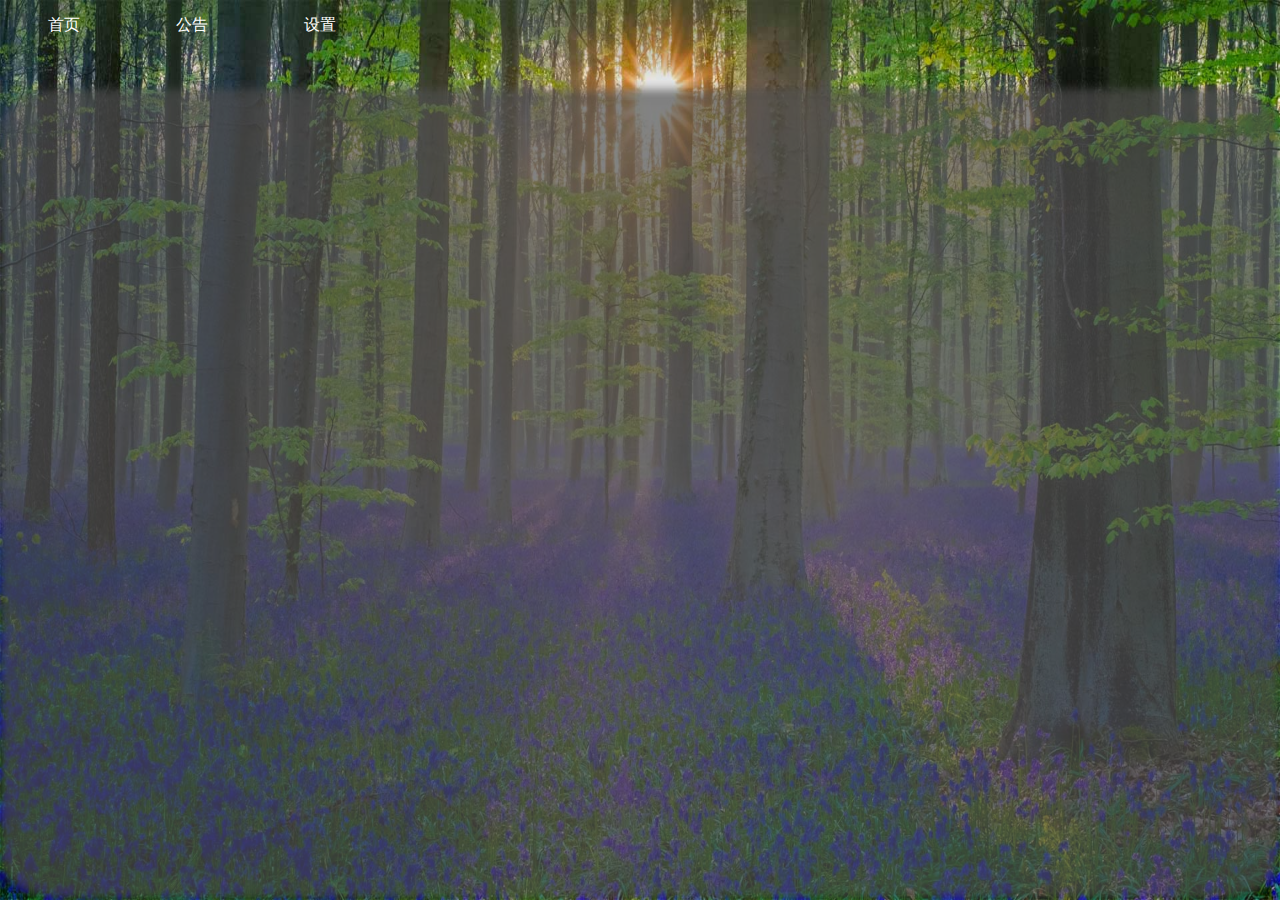
<file: Website/Home/announcement.html>
<!DOCTYPE <!DOCTYPE html>
<!--[if lt IE 7]>       <![endif]-->
<!--[if IE 7]>         <html class="no-js lt-ie9 lt-ie8"> <![endif]-->
<!--[if IE 8]>         <html class="no-js lt-ie9"> <![endif]-->
<!--[if gt IE 8]>      <html class="no-js"> <![endif]-->
<html lang='en'>

<head>
    <meta charset="utf-8" />
    <!--确定编码-->
    <meta http-equiv="X-UA-Compatible" content="IE=edge" />
    <!---->
    <meta name='author' content='꧁༺๑Base man๑༻꧂' />
    <!--作者-->
    <title>Home</title>
    <!--标题-->
    <meta name="description" content="This is a registered" />
    <!--网页描述-->
    <meta name='keywords' content='gczxzcjm' />
    <!--搜索关键字-->
    <meta name='copyright' content='所有解释权归꧁༺๑Base man๑༻꧂所有' />
    <!--版权-->
    <meta http-equiv='Window-target' content='_top' />
    <!--http协议(避免一些不必要的麻烦)-->
    <meta name="viewport" content="width=device-width, initial-scale=1.0,maximum-scale=1.0, user-scalable=no" />
    <!--更好的网页-->
    <meta name="renderer" content="webkit" />
    <!---->
    <meta name='generator' content='Visual Studio Code' />
    <!--编写网页所使用的编译器-->
    <meta name="apple-mobile-web-app-capable" content="yes" />
    <!---->
    <link rel="stylesheet" href="./css/announcement.css" />
    <!--导入名称为Register.css的文件-->
    <link rel='stylesheet' href='../css/iconfont.css' />
    <!--导入名称为iconfont.css的文件-->
    <base href='Account HTML' />
    <!--确定本目录-->
    <link rel='shortcut icon' href='../Account HTML/img/ICON.jpg' />
    <!--导入网页图标文件，名称为ICON.jpg-->
</head>

<body>
    <!--[if lt IE 7]>
            <p class="browsehappy">You are using an <strong>outdated</strong> browser. Please <a href="#">upgrade your browser</a> to improve your experience.</p>
        <![endif]-->
    <div class='header'>
        <div id='background'></div>
        <!--背景(虚化)-->
        <div class='jumpList'>
            <!--跳转列表-->
            <div class='first'>
                <!--第一个模块-->
                <a href='./Home.html' id='homepage'>首页</a>
                <!--超链接-->
            </div>
            <div class='second'>
                <!--第二个模块-->
                <a href='./announcement.html' id='announcement'>公告</a>
                <!--超链接-->
            </div>
            <div class='third'>
                <!--第三个模块-->
                <a href='./settings.html' id='settings'>设置</a>
                <!--超链接-->
            </div>
        </div>
    </div>
    <div class='mainPart'>
        <div class='announcement'></div>
    </div>
    <script src="" async defer></script>
    <audio autoplay='autoplay' loop='true'>
        <source src="../background-music/Website announcement's music/Troye Sivan - Strawberries & Cigarettes.mp3" />
    </audio>
</body>

</html>
</file>
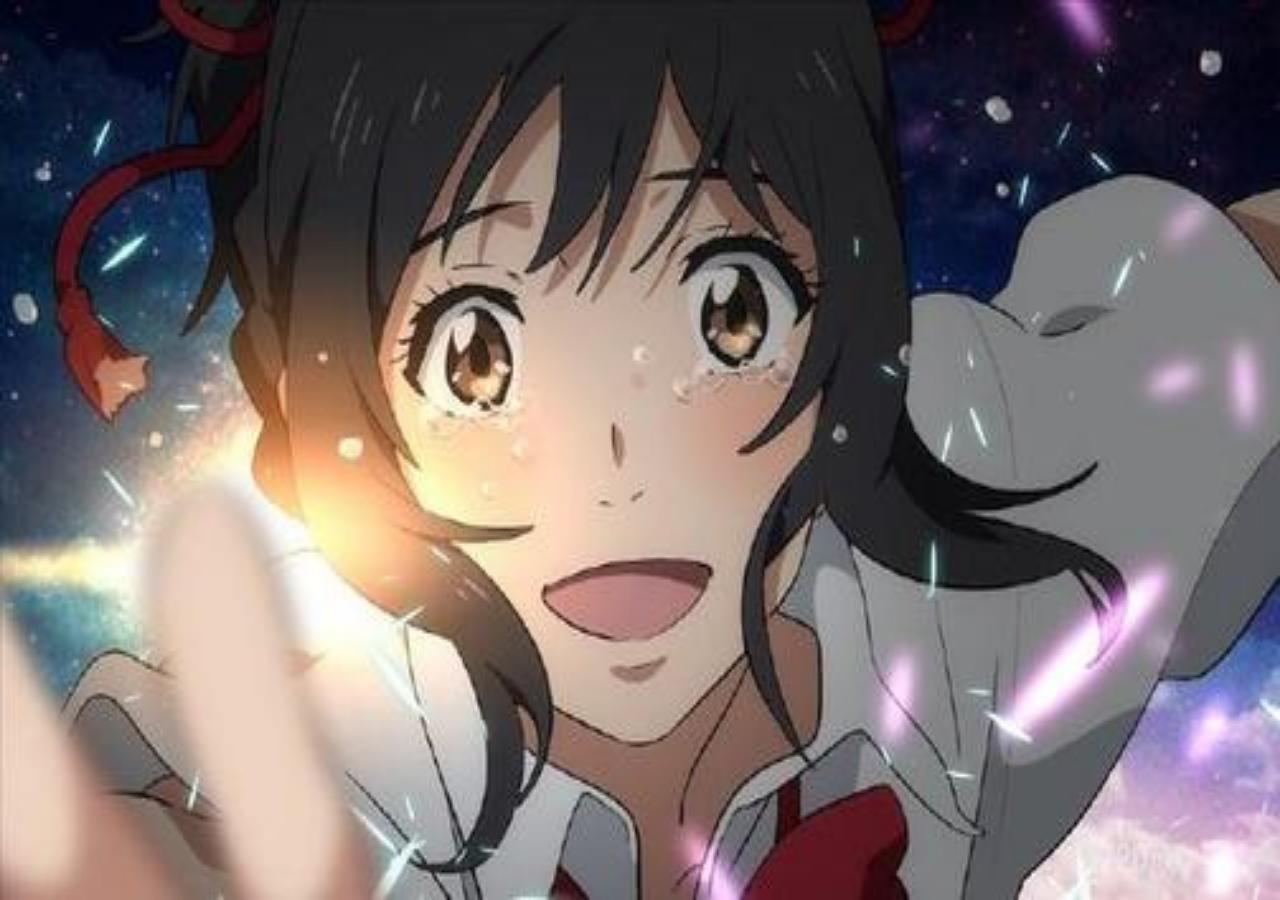
<file: Website/Users/Administrator/Administrator.html>
<!doctype <!DOCTYPE html>
<!--[if lt IE 7]>      <html class="no-js lt-ie9 lt-ie8 lt-ie7"> <![endif]-->
<!--[if IE 7]>         <html class="no-js lt-ie9 lt-ie8"> <![endif]-->
<!--[if IE 8]>         <html class="no-js lt-ie9"> <![endif]-->
<!--[if gt IE 8]>      <html class="no-js"> <!-<![endif]-->
<html>

<head>
    <meta charset="utf-8">
    <meta http-equiv="X-UA-Compatible" content="IE=edge">
    <title></title>
    <meta name="description" content="">
    <meta name="viewport" content="width=device-width, initial-scale=1">
    <link rel="stylesheet" href="Administrator.css">
    <link rel='shortcut icon' href='../../Account HTML/img/ICON.jpg'>
</head>

<body>
    <!--[if lt IE 7]>
            <p class="browsehappy">You are using an <strong>outdated</strong> browser. Please <a href="#">upgrade your browser</a> to improve your experience.</p>
        <![endif]-->
    <div class='homepage'>
        <script type='javascript' src='Administrator.js'></script>

    </div>
    <script src="" async defer></script>
</body>

</html>
</file>
<file: Website/Home/css/announcement.css>
body {
    background: url(../img/background-announceent.jpg);
    background-repeat: no-repeat;
    background-size: 100% 100%;
    background-attachment: fixed;
    margin: 0px;
}

.header {
    height: 50px;
    width: 100%;
    margin: 0px;
    float: left;
    position: absolute;
}

#background {
    filter: blur(10px);
}

#homepage {
    text-decoration: none;
    color: white;
    line-height: 50px;
    width: 10%;
}

#announcement {
    text-decoration: none;
    color: white;
    line-height: 50px;
}

.first {
    height: 50px;
    width: 10%;
    float: left;
    text-align: center;
}

.second {
    height: 50px;
    width: 10%;
    float: left;
    text-align: center;
}

.mainPart {
    background-color: rgba(78, 78, 78, 0.7);
    height: 90%;
    width: 100%;
    position: absolute;
    z-index: -999;
    bottom: 1px;
    border: 0px;
    border-radius: 5%;
    filter: blur(5px);
}

.announcement {}

.third {
    height: 50px;
    width: 10%;
    float: left;
    text-align: center;
}

#settings {
    text-decoration: none;
    color: white;
    line-height: 50px;
}
</file>
<file: Website/css/iconfont.css>
@font-face {
    font-family: "iconfont";
    src: url('iconfont.eot?t=1591106386397');
    /* IE9 */
    src: url('iconfont.eot?t=1591106386397#iefix') format('embedded-opentype'), /* IE6-IE8 */
    url('[data-uri]') format('woff2'), url('iconfont.woff?t=1591106386397') format('woff'), url('iconfont.ttf?t=1591106386397') format('truetype'), /* chrome, firefox, opera, Safari, Android, iOS 4.2+ */
    url('iconfont.svg?t=1591106386397#iconfont') format('svg');
    /* iOS 4.1- */
}

.iconfont {
    font-family: "iconfont" !important;
    font-size: 16px;
    font-style: normal;
    -webkit-font-smoothing: antialiased;
    -moz-osx-font-smoothing: grayscale;
}

.icon-visible:before {
    content: "\e6a2";
}

.icon-nickname:before {
    content: "\e6a0";
}
</file>
<file: Website/Users/Administrator/Administrator.css>
body {
    background: url(background.jpg);
    background-attachment: fixed;
    background-size: 100% 100%;
    background-repeat: no-repeat;
}
</file>
